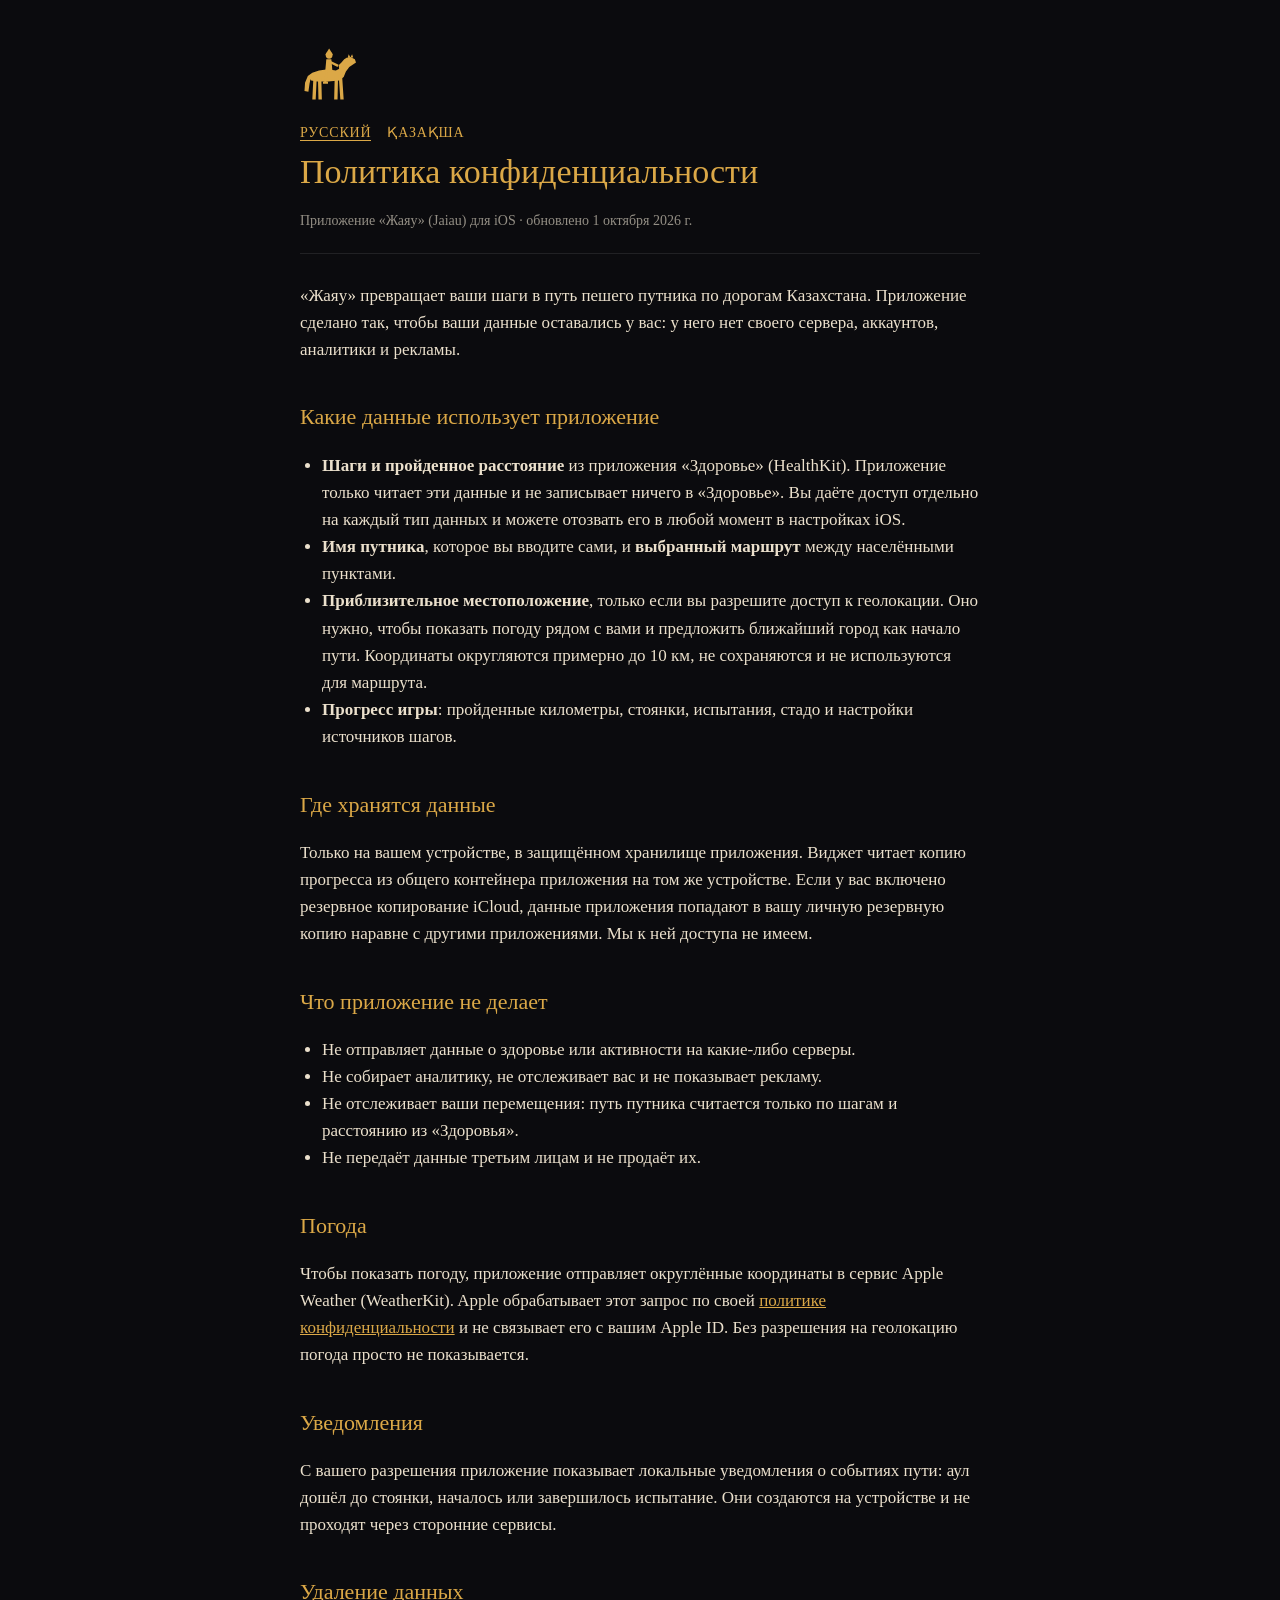
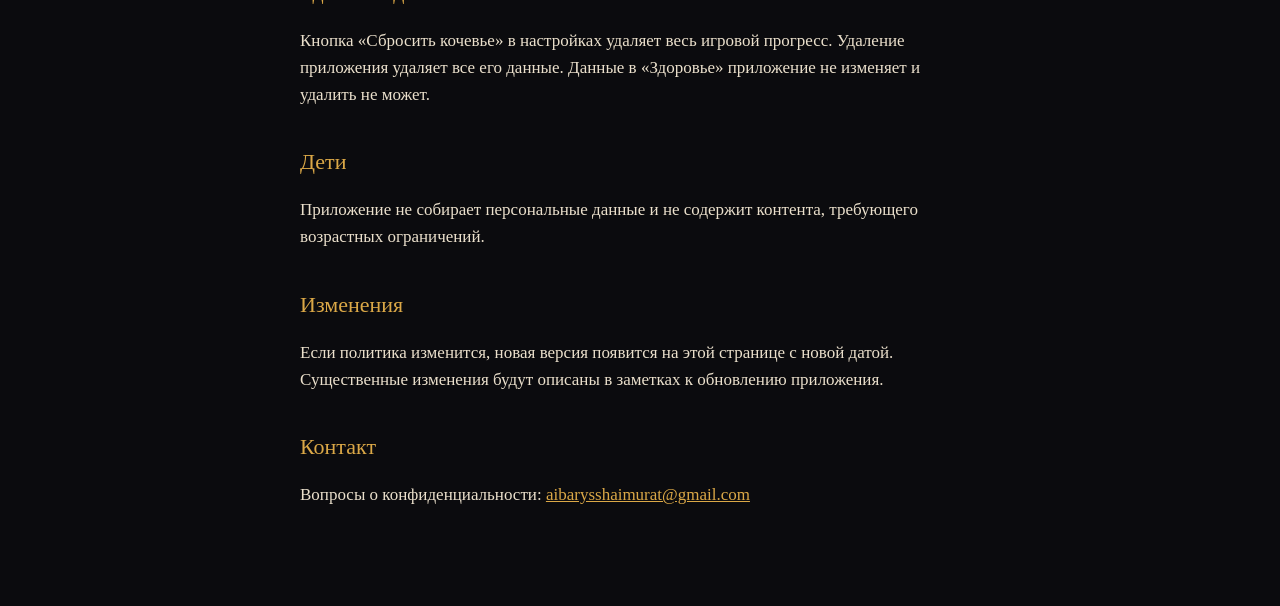
<file: docs/index.html>
<!DOCTYPE html>
<html lang="ru">
<head>
<meta charset="utf-8">
<meta name="viewport" content="width=device-width, initial-scale=1">
<title>Жаяу</title>
<meta http-equiv="refresh" content="0; url=privacy.html">
<link rel="canonical" href="privacy.html">
</head>
<body style="background:#0b0b0e;color:#e0ddcc;font-family:Georgia,serif;padding:2rem">
<p><a style="color:#dba847" href="privacy.html">Политика конфиденциальности</a></p>
</body>
</html>
</file>
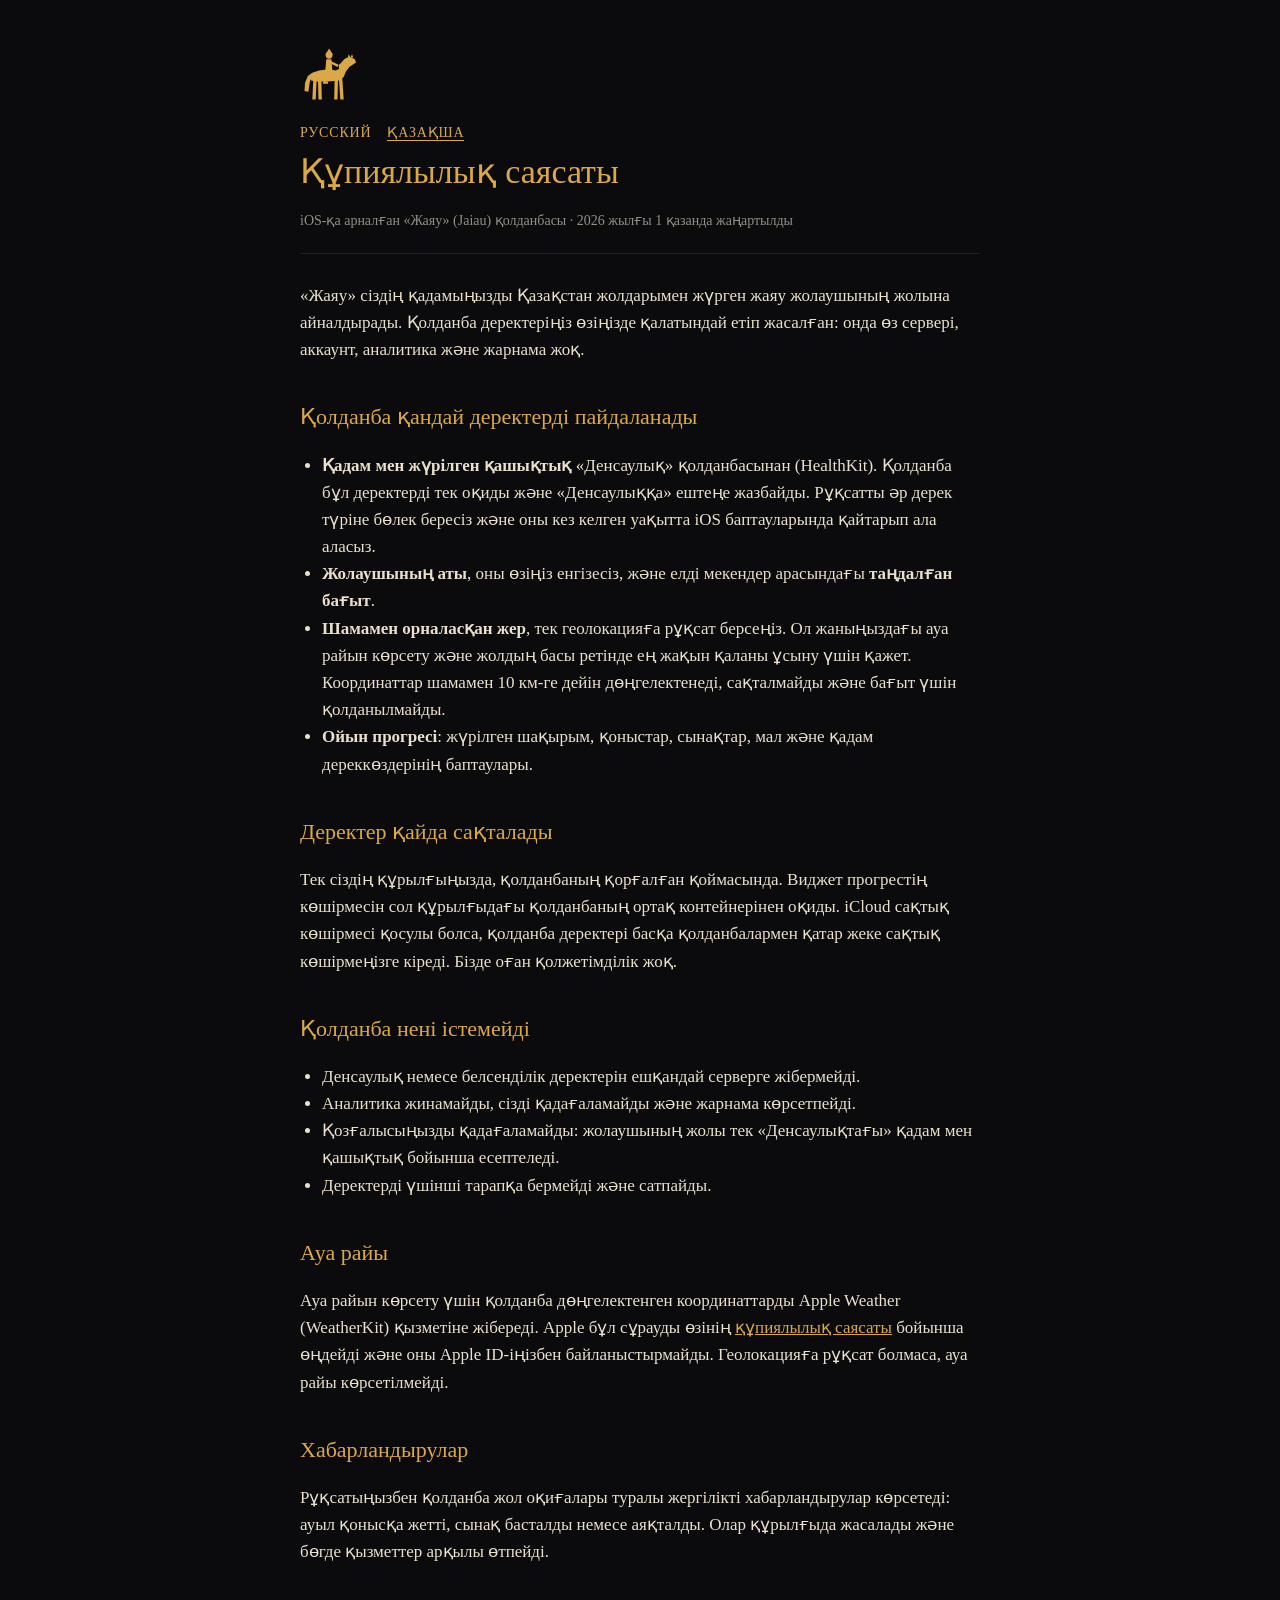
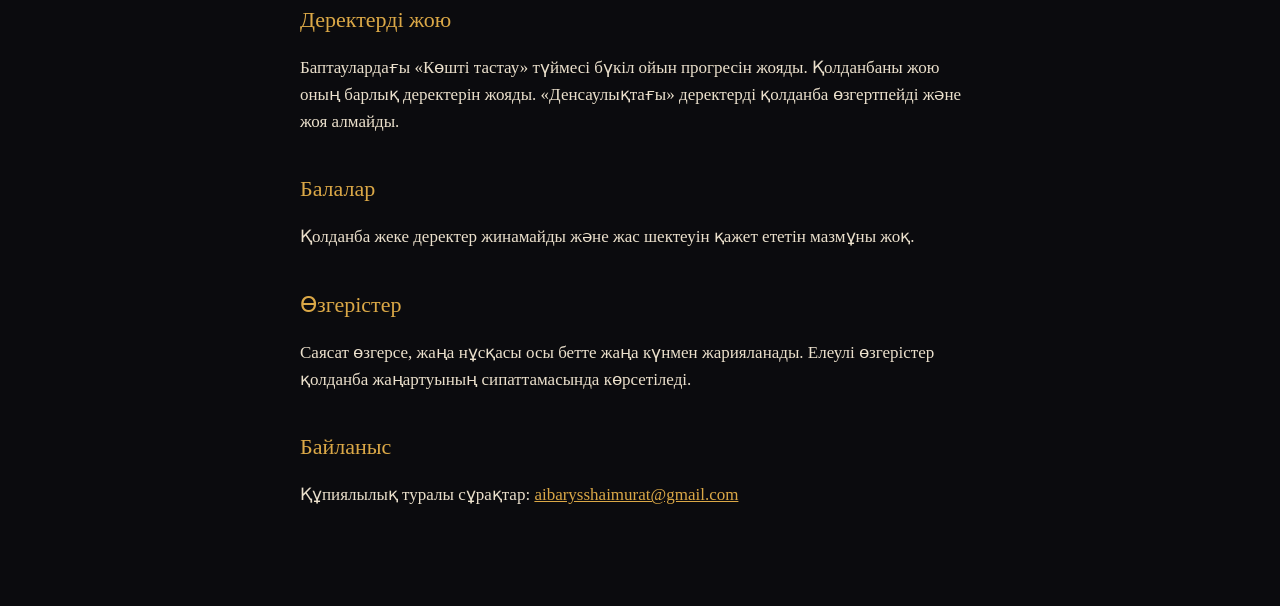
<file: docs/privacy-kk.html>
<!DOCTYPE html>
<html lang="kk">
<head>
<meta charset="utf-8">
<meta name="viewport" content="width=device-width, initial-scale=1">
<title>Құпиялылық саясаты · Жаяу</title>
<link rel="stylesheet" href="style.css">
</head>
<body>
<main>
<header>
<svg class="rider" viewBox="0 0 100 100" aria-hidden="true"><path d="M14 50 22 44 34 40 50 38 64 40 72 36 78 26 84 18 90 16 98 20 100 26 94 30 88 34 82 42 78 52 70 58 50 60 30 60 20 58Z"/><path d="M70 38 69 31 74 26 79 20 84 17 87 21 82 25 78 31 76 38Z"/><path d="M85 18 87 11 90 17Z M90 17 93 11 95 17Z"/><path d="M14 50 20 50 17 64 15 78 8 77 9 62Z"/><path d="M24 51h6l-2 41h-6z M32 51h6l1 41h-6z M62 50h6l-1 42h-6z M69 47h6l3 45h-6z"/><path d="M45 42h13l-2-22h-9z"/><circle cx="52" cy="13" r="6"/><path d="M45 12 52 1 59 12Z"/><path d="M55 23l14 7-2 4-14-7z M46 40l4 1-3 21-4-1z M41 60h9v4h-9z"/></svg>
<nav><a href="privacy.html">Русский</a><a class="active" href="privacy-kk.html">Қазақша</a></nav>
<h1>Құпиялылық саясаты</h1>
<small>iOS-қа арналған «Жаяу» (Jaiau) қолданбасы · 2026 жылғы 1 қазанда жаңартылды</small>
</header>

<p>«Жаяу» сіздің қадамыңызды Қазақстан жолдарымен жүрген жаяу жолаушының жолына айналдырады. Қолданба деректеріңіз өзіңізде қалатындай етіп жасалған: онда өз сервері, аккаунт, аналитика және жарнама жоқ.</p>

<h2>Қолданба қандай деректерді пайдаланады</h2>
<ul>
<li><strong>Қадам мен жүрілген қашықтық</strong> «Денсаулық» қолданбасынан (HealthKit). Қолданба бұл деректерді тек оқиды және «Денсаулыққа» ештеңе жазбайды. Рұқсатты әр дерек түріне бөлек бересіз және оны кез келген уақытта iOS баптауларында қайтарып ала аласыз.</li>
<li><strong>Жолаушының аты</strong>, оны өзіңіз енгізесіз, және елді мекендер арасындағы <strong>таңдалған бағыт</strong>.</li>
<li><strong>Шамамен орналасқан жер</strong>, тек геолокацияға рұқсат берсеңіз. Ол жаныңыздағы ауа райын көрсету және жолдың басы ретінде ең жақын қаланы ұсыну үшін қажет. Координаттар шамамен 10 км-ге дейін дөңгелектенеді, сақталмайды және бағыт үшін қолданылмайды.</li>
<li><strong>Ойын прогресі</strong>: жүрілген шақырым, қоныстар, сынақтар, мал және қадам дереккөздерінің баптаулары.</li>
</ul>

<h2>Деректер қайда сақталады</h2>
<p>Тек сіздің құрылғыңызда, қолданбаның қорғалған қоймасында. Виджет прогрестің көшірмесін сол құрылғыдағы қолданбаның ортақ контейнерінен оқиды. iCloud сақтық көшірмесі қосулы болса, қолданба деректері басқа қолданбалармен қатар жеке сақтық көшірмеңізге кіреді. Бізде оған қолжетімділік жоқ.</p>

<h2>Қолданба нені істемейді</h2>
<ul>
<li>Денсаулық немесе белсенділік деректерін ешқандай серверге жібермейді.</li>
<li>Аналитика жинамайды, сізді қадағаламайды және жарнама көрсетпейді.</li>
<li>Қозғалысыңызды қадағаламайды: жолаушының жолы тек «Денсаулықтағы» қадам мен қашықтық бойынша есептеледі.</li>
<li>Деректерді үшінші тарапқа бермейді және сатпайды.</li>
</ul>

<h2>Ауа райы</h2>
<p>Ауа райын көрсету үшін қолданба дөңгелектенген координаттарды Apple Weather (WeatherKit) қызметіне жібереді. Apple бұл сұрауды өзінің <a href="https://www.apple.com/legal/privacy/">құпиялылық саясаты</a> бойынша өңдейді және оны Apple ID-іңізбен байланыстырмайды. Геолокацияға рұқсат болмаса, ауа райы көрсетілмейді.</p>

<h2>Хабарландырулар</h2>
<p>Рұқсатыңызбен қолданба жол оқиғалары туралы жергілікті хабарландырулар көрсетеді: ауыл қонысқа жетті, сынақ басталды немесе аяқталды. Олар құрылғыда жасалады және бөгде қызметтер арқылы өтпейді.</p>

<h2>Деректерді жою</h2>
<p>Баптаулардағы «Көшті тастау» түймесі бүкіл ойын прогресін жояды. Қолданбаны жою оның барлық деректерін жояды. «Денсаулықтағы» деректерді қолданба өзгертпейді және жоя алмайды.</p>

<h2>Балалар</h2>
<p>Қолданба жеке деректер жинамайды және жас шектеуін қажет ететін мазмұны жоқ.</p>

<h2>Өзгерістер</h2>
<p>Саясат өзгерсе, жаңа нұсқасы осы бетте жаңа күнмен жарияланады. Елеулі өзгерістер қолданба жаңартуының сипаттамасында көрсетіледі.</p>

<h2>Байланыс</h2>
<p>Құпиялылық туралы сұрақтар: <a href="mailto:aibarysshaimurat@gmail.com">aibarysshaimurat@gmail.com</a></p>
</main>
</body>
</html>
</file>
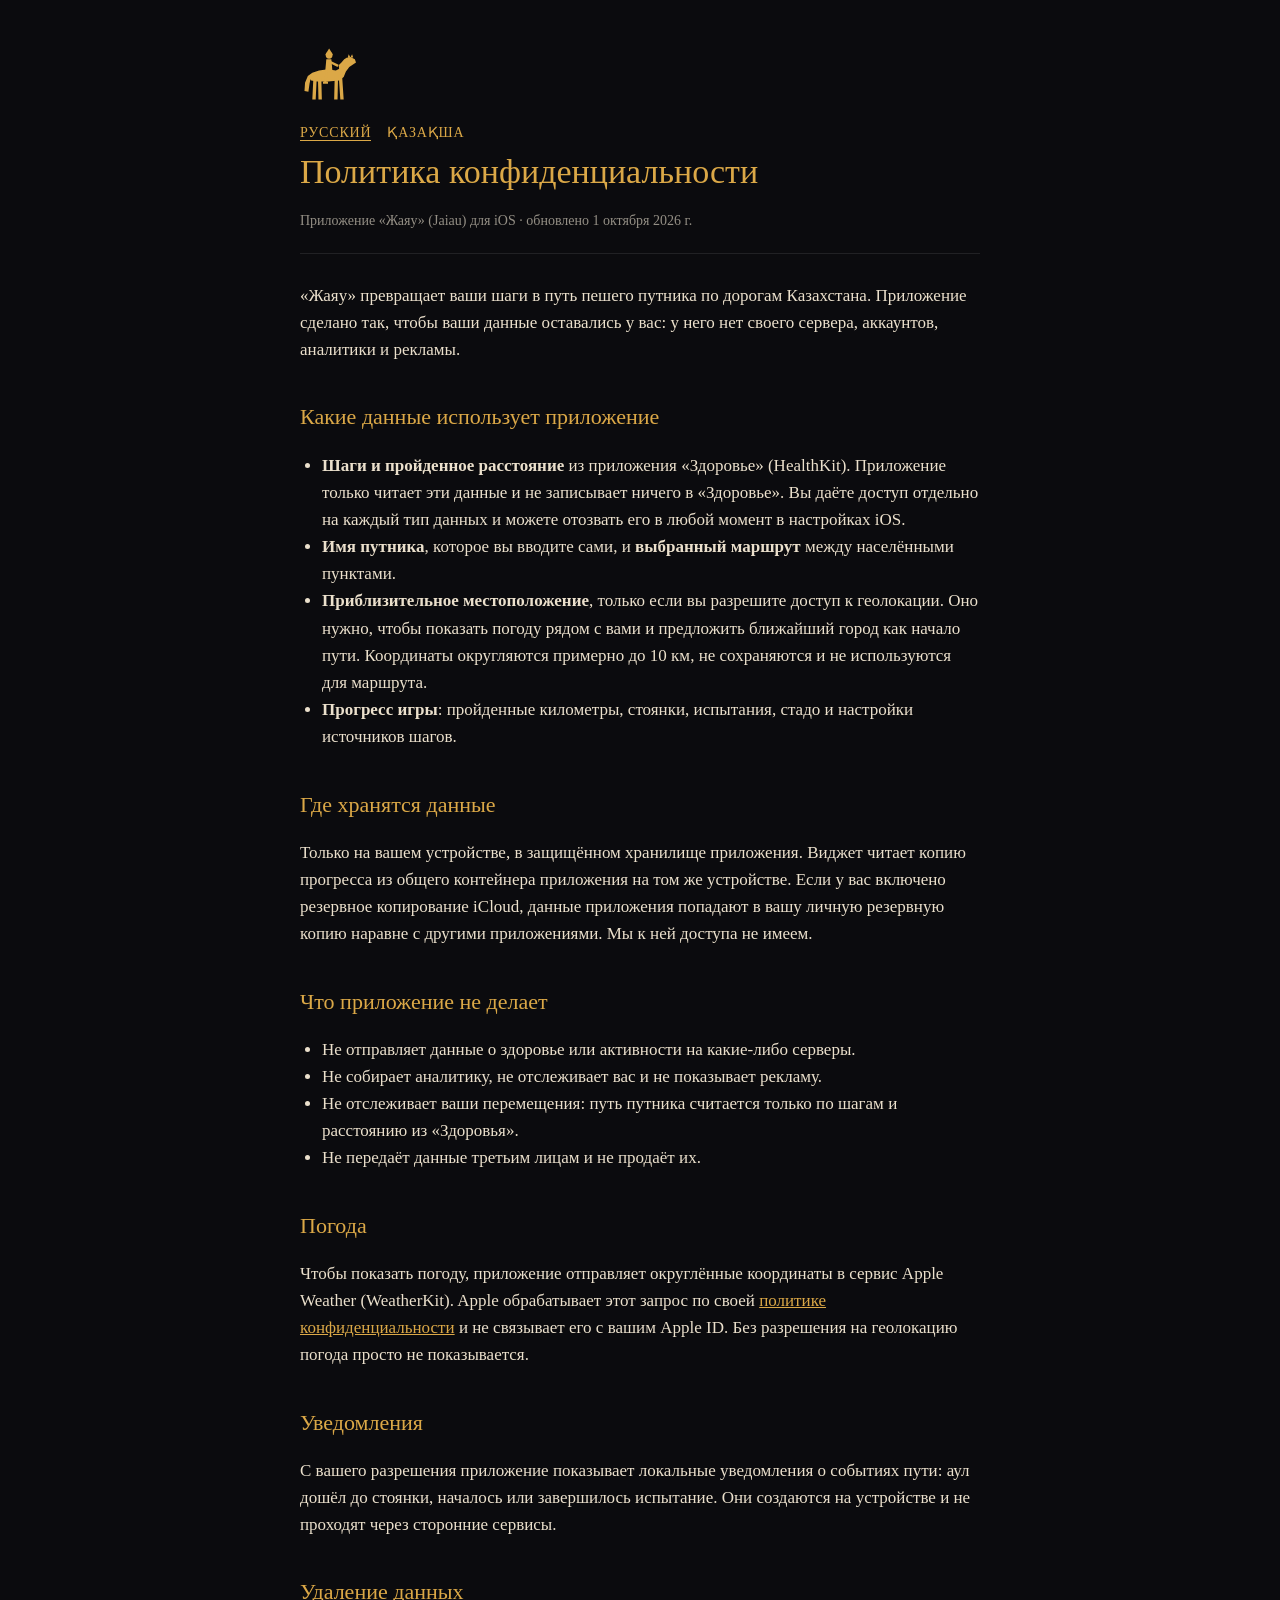
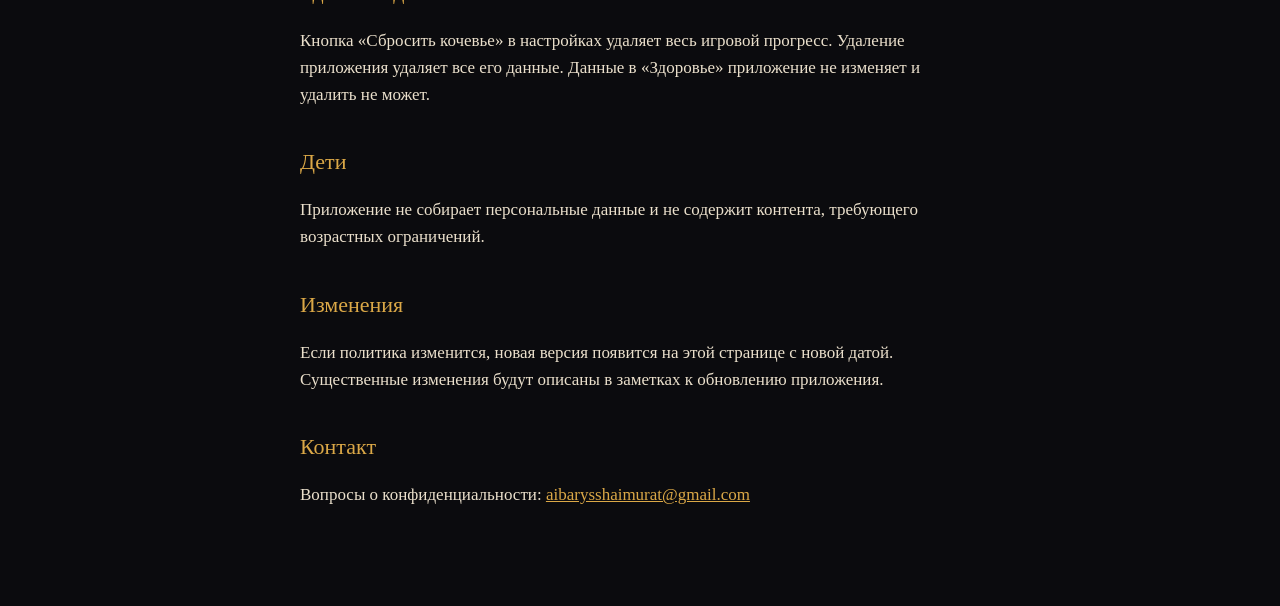
<file: docs/privacy.html>
<!DOCTYPE html>
<html lang="ru">
<head>
<meta charset="utf-8">
<meta name="viewport" content="width=device-width, initial-scale=1">
<title>Политика конфиденциальности · Жаяу</title>
<link rel="stylesheet" href="style.css">
</head>
<body>
<main>
<header>
<svg class="rider" viewBox="0 0 100 100" aria-hidden="true"><path d="M14 50 22 44 34 40 50 38 64 40 72 36 78 26 84 18 90 16 98 20 100 26 94 30 88 34 82 42 78 52 70 58 50 60 30 60 20 58Z"/><path d="M70 38 69 31 74 26 79 20 84 17 87 21 82 25 78 31 76 38Z"/><path d="M85 18 87 11 90 17Z M90 17 93 11 95 17Z"/><path d="M14 50 20 50 17 64 15 78 8 77 9 62Z"/><path d="M24 51h6l-2 41h-6z M32 51h6l1 41h-6z M62 50h6l-1 42h-6z M69 47h6l3 45h-6z"/><path d="M45 42h13l-2-22h-9z"/><circle cx="52" cy="13" r="6"/><path d="M45 12 52 1 59 12Z"/><path d="M55 23l14 7-2 4-14-7z M46 40l4 1-3 21-4-1z M41 60h9v4h-9z"/></svg>
<nav><a class="active" href="privacy.html">Русский</a><a href="privacy-kk.html">Қазақша</a></nav>
<h1>Политика конфиденциальности</h1>
<small>Приложение «Жаяу» (Jaiau) для iOS · обновлено 1 октября 2026 г.</small>
</header>

<p>«Жаяу» превращает ваши шаги в путь пешего путника по дорогам Казахстана. Приложение сделано так, чтобы ваши данные оставались у вас: у него нет своего сервера, аккаунтов, аналитики и рекламы.</p>

<h2>Какие данные использует приложение</h2>
<ul>
<li><strong>Шаги и пройденное расстояние</strong> из приложения «Здоровье» (HealthKit). Приложение только читает эти данные и не записывает ничего в «Здоровье». Вы даёте доступ отдельно на каждый тип данных и можете отозвать его в любой момент в настройках iOS.</li>
<li><strong>Имя путника</strong>, которое вы вводите сами, и <strong>выбранный маршрут</strong> между населёнными пунктами.</li>
<li><strong>Приблизительное местоположение</strong>, только если вы разрешите доступ к геолокации. Оно нужно, чтобы показать погоду рядом с вами и предложить ближайший город как начало пути. Координаты округляются примерно до 10 км, не сохраняются и не используются для маршрута.</li>
<li><strong>Прогресс игры</strong>: пройденные километры, стоянки, испытания, стадо и настройки источников шагов.</li>
</ul>

<h2>Где хранятся данные</h2>
<p>Только на вашем устройстве, в защищённом хранилище приложения. Виджет читает копию прогресса из общего контейнера приложения на том же устройстве. Если у вас включено резервное копирование iCloud, данные приложения попадают в вашу личную резервную копию наравне с другими приложениями. Мы к ней доступа не имеем.</p>

<h2>Что приложение не делает</h2>
<ul>
<li>Не отправляет данные о здоровье или активности на какие-либо серверы.</li>
<li>Не собирает аналитику, не отслеживает вас и не показывает рекламу.</li>
<li>Не отслеживает ваши перемещения: путь путника считается только по шагам и расстоянию из «Здоровья».</li>
<li>Не передаёт данные третьим лицам и не продаёт их.</li>
</ul>

<h2>Погода</h2>
<p>Чтобы показать погоду, приложение отправляет округлённые координаты в сервис Apple Weather (WeatherKit). Apple обрабатывает этот запрос по своей <a href="https://www.apple.com/legal/privacy/">политике конфиденциальности</a> и не связывает его с вашим Apple ID. Без разрешения на геолокацию погода просто не показывается.</p>

<h2>Уведомления</h2>
<p>С вашего разрешения приложение показывает локальные уведомления о событиях пути: аул дошёл до стоянки, началось или завершилось испытание. Они создаются на устройстве и не проходят через сторонние сервисы.</p>

<h2>Удаление данных</h2>
<p>Кнопка «Сбросить кочевье» в настройках удаляет весь игровой прогресс. Удаление приложения удаляет все его данные. Данные в «Здоровье» приложение не изменяет и удалить не может.</p>

<h2>Дети</h2>
<p>Приложение не собирает персональные данные и не содержит контента, требующего возрастных ограничений.</p>

<h2>Изменения</h2>
<p>Если политика изменится, новая версия появится на этой странице с новой датой. Существенные изменения будут описаны в заметках к обновлению приложения.</p>

<h2>Контакт</h2>
<p>Вопросы о конфиденциальности: <a href="mailto:aibarysshaimurat@gmail.com">aibarysshaimurat@gmail.com</a></p>
</main>
</body>
</html>
</file>
<file: docs/style.css>
:root { --night:#0b0b0e; --gold:#dba847; --parchment:#ebe0cc; --ash:#948f85; --hair:rgba(255,255,255,.09); }
* { box-sizing:border-box }
body { margin:0; background:var(--night); color:var(--parchment); font:17px/1.6 Georgia,"Times New Roman",serif; }
main { max-width:720px; margin:0 auto; padding:48px 20px 80px; }
header { border-bottom:1px solid var(--hair); padding-bottom:20px; margin-bottom:28px; }
h1 { font-weight:normal; color:var(--gold); font-size:34px; margin:0 0 6px; }
h2 { font-weight:normal; color:var(--gold); font-size:22px; margin:36px 0 10px; }
p, li { color:var(--parchment) }
small, .muted { color:var(--ash); font-size:14px }
a { color:var(--gold) }
nav a { margin-right:16px; font-size:14px; letter-spacing:.06em; text-transform:uppercase; text-decoration:none }
nav a.active { border-bottom:1px solid var(--gold) }
ul { padding-left:22px }
.rider { display:block; width:56px; margin-bottom:14px; fill:var(--gold) }
</file>
